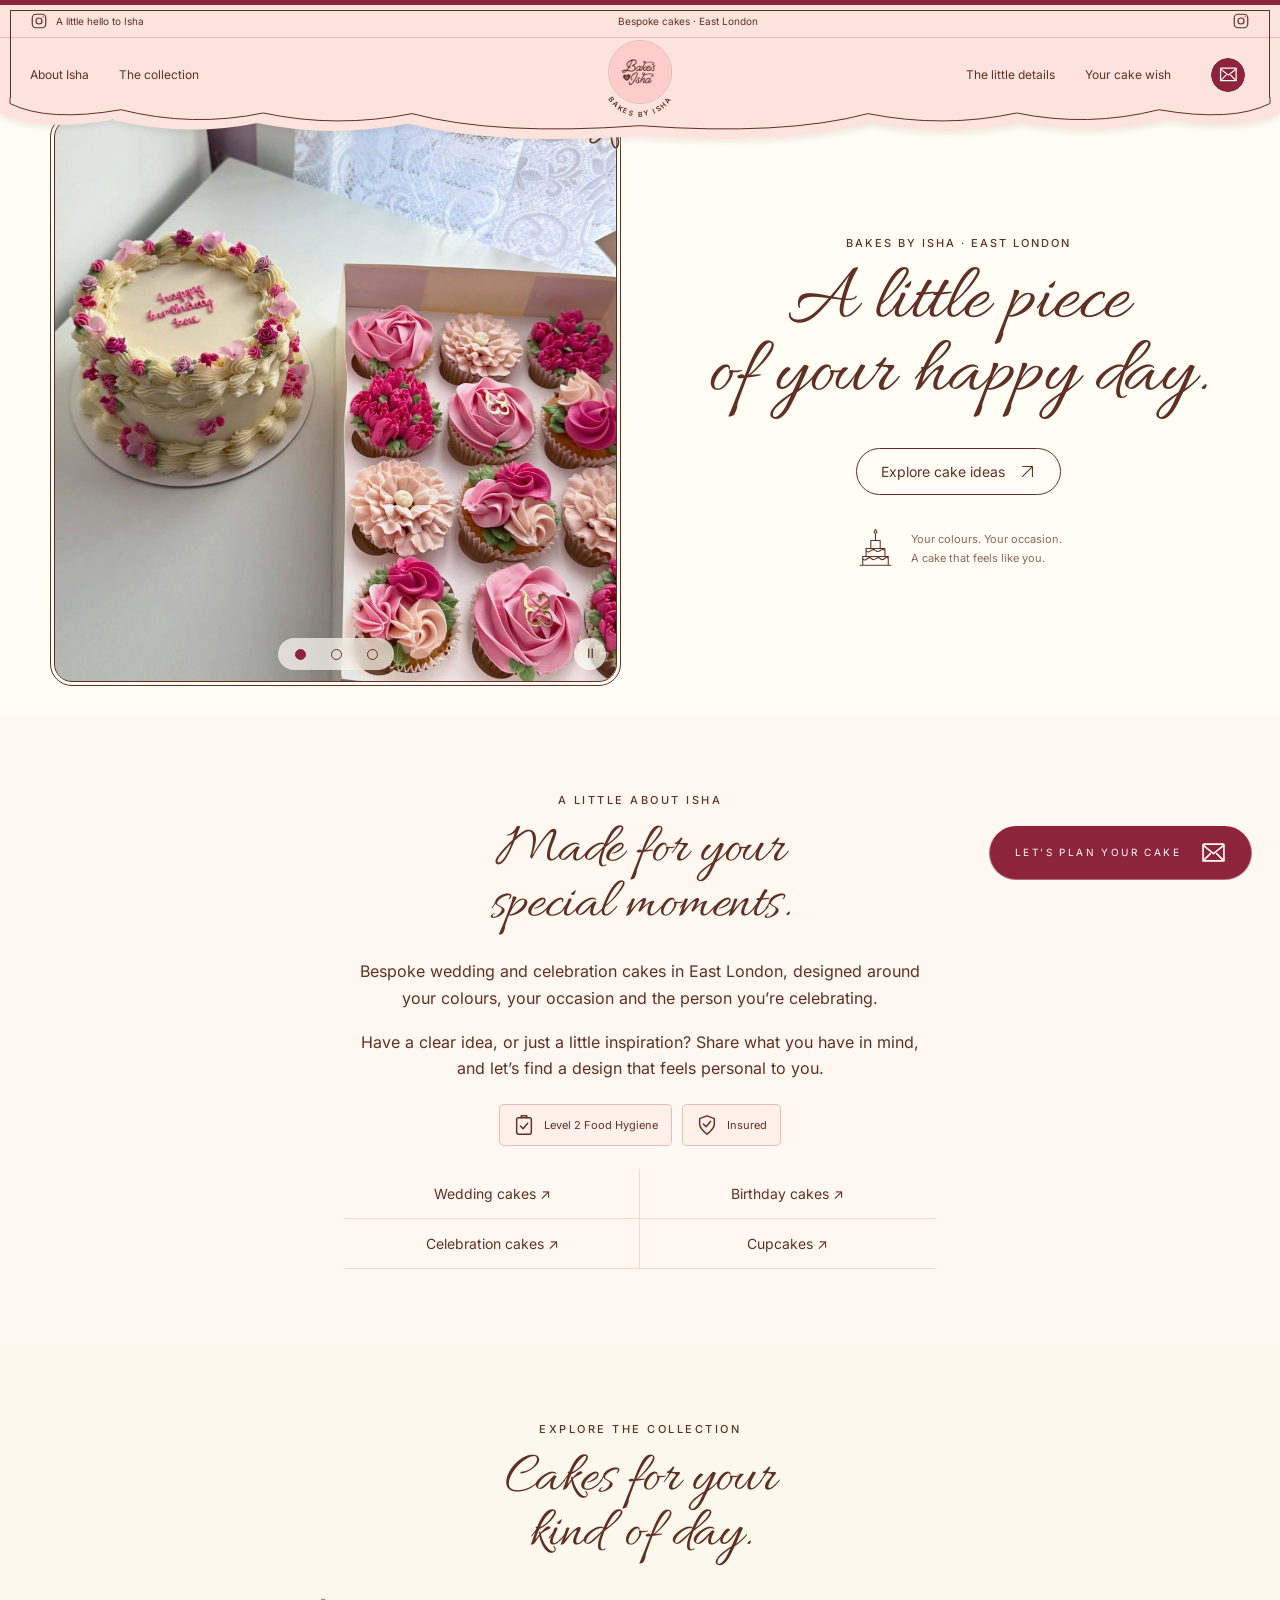
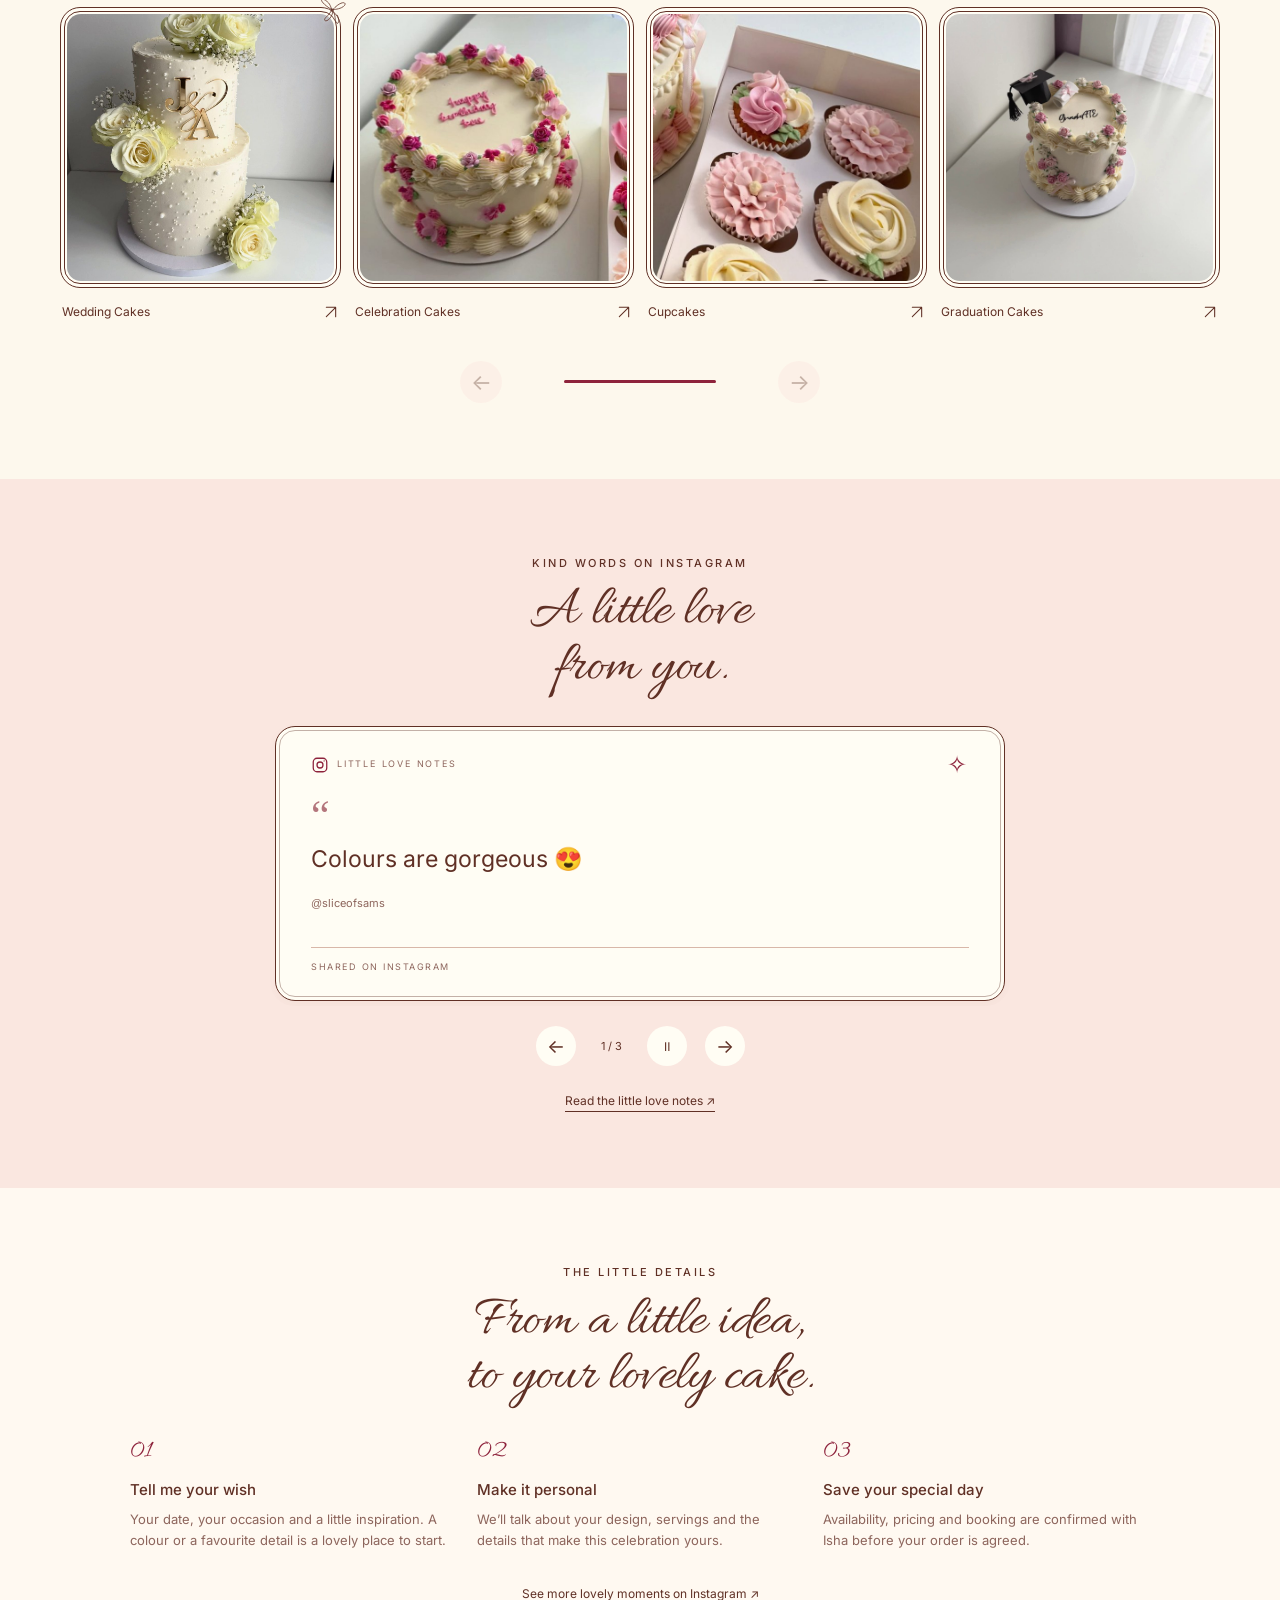
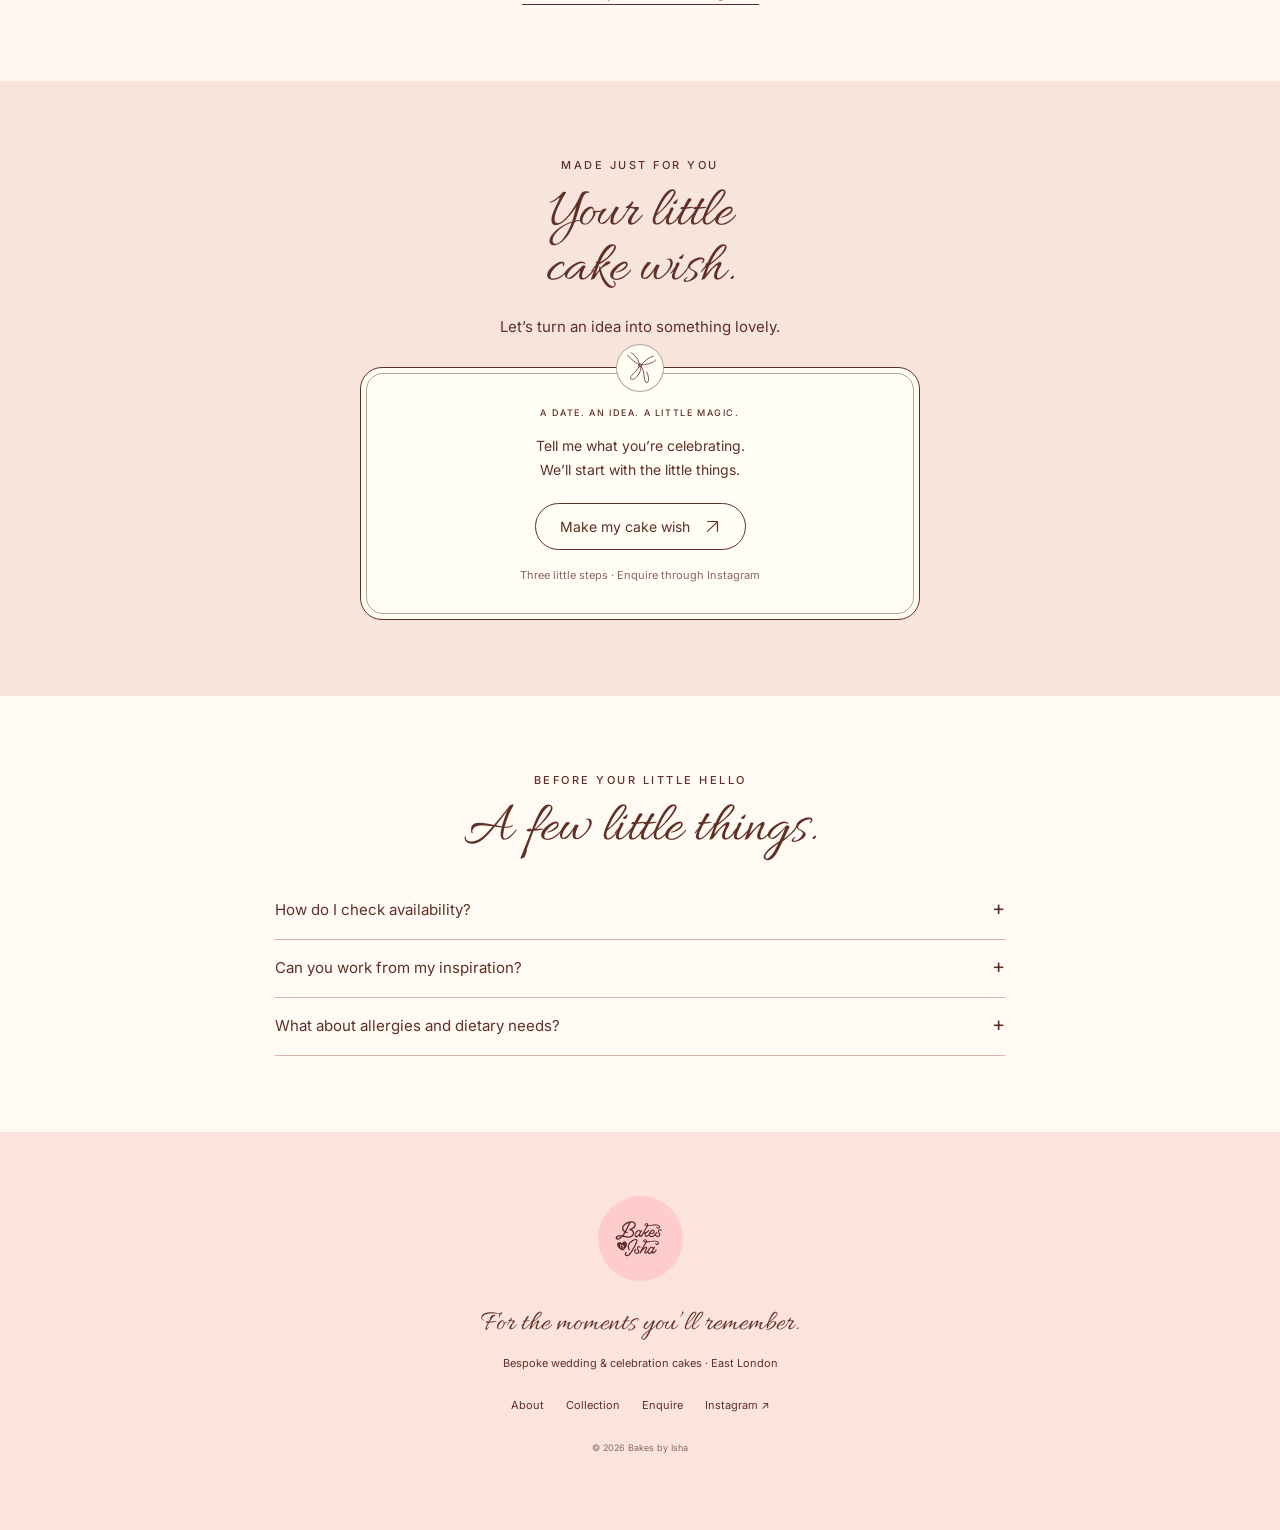
<file: index.html>
<!doctype html>
<html lang="en">
<head>
  <meta charset="utf-8"><meta name="viewport" content="width=device-width, initial-scale=1, viewport-fit=cover">
  <title>Bakes by Isha · A little piece of your happy day</title>
  <meta name="description" content="Bespoke wedding and celebration cakes in East London. Explore Isha's floral, vintage and occasion cakes, and share your little cake wish.">
  <meta name="theme-color" content="#8e233c"><meta name="robots" content="noindex,nofollow">
  <meta property="og:title" content="Bakes by Isha · Made for your special moments"><meta property="og:description" content="A little piece of your happy day. Bespoke cakes in East London."><meta property="og:image" content="/assets/floral.jpg">
  <link rel="icon" href="assets/logo.jpg"><link rel="preload" as="image" href="assets/floral.jpg"><link rel="stylesheet" href="fonts.css"><link rel="stylesheet" href="style.css"><script src="app.js" defer></script>
</head>
<body>
<svg class="symbols" xmlns="http://www.w3.org/2000/svg" aria-hidden="true"><defs>
 <symbol id="mail" viewBox="0 0 24 24"><rect x="2" y="4" width="20" height="16" rx="1"/><path d="m2 5 10 8 10-8M2 20l7-7m13 7-7-7"/></symbol>
 <symbol id="insta" viewBox="0 0 24 24"><rect x="3" y="3" width="18" height="18" rx="5"/><circle cx="12" cy="12" r="4"/><path d="M17.5 6.5h.01"/></symbol>
 <symbol id="arrow" viewBox="0 0 24 24"><path d="M5 19 19 5M5 5h14v14"/></symbol>
 <symbol id="shield" viewBox="0 0 24 24"><path d="m12 2 8 3v6c0 5-8 11-8 11S4 16 4 11V5zM8 11l3 3 5-6"/></symbol>
 <symbol id="check" viewBox="0 0 24 24"><rect x="4" y="4" width="16" height="18" rx="2"/><path d="M9 4V2h6v2M8 13l3 3 5-6"/></symbol>
 <symbol id="bow" viewBox="0 0 70 70"><path d="M34 29C-3 6 7-5 23 9c9 7 11 20 11 20Zm3 0C64-1 78 15 59 24c-10 5-22 5-22 5ZM34 31C26 46 14 50 17 56c7 6 22-14 20-24m0 0c9 11 3 24 10 31 5 3 7-10 1-20"/><circle cx="35" cy="30" r="3"/></symbol>
 <symbol id="cake" viewBox="0 0 64 64"><path d="M13 44h38v13H13zM18 32h28v12H18zM25 20h14v12H25zM32 11v9M9 57h46M13 47c5 7 8-6 13 0s8-6 13 0 8-6 12 0M18 35c5 7 9-6 14 0s9-6 14 0"/><path d="M32 4c-7 7 7 7 0 0Z"/></symbol>
</defs></svg>
<a class="skip" href="#main">Skip to content</a>
<header class="header" id="home">
 <div class="accent"></div>
 <div class="utility"><a href="https://www.instagram.com/bakes.byisha/" target="_blank" rel="noopener"><svg><use href="#insta"/></svg><span>A little hello to Isha</span></a><span class="utility-place">Bespoke cakes · East London</span><a href="https://www.instagram.com/bakes.byisha/" aria-label="Bakes by Isha on Instagram" target="_blank" rel="noopener"><svg><use href="#insta"/></svg></a></div>
 <div class="header-inner"><button class="menu-toggle" aria-label="Open menu" aria-expanded="false" aria-controls="menu"><span></span><span></span><span></span></button>
 <nav class="desktop-nav" aria-label="Primary"><a href="#about">About Isha</a><a href="#collection">The collection</a></nav>
 <a href="#home" class="brand" aria-label="Bakes by Isha home"><img src="assets/logo.jpg" width="150" height="150" alt="Bakes by Isha"><svg class="brand-arc" viewBox="0 0 180 160" aria-hidden="true"><defs><path id="name-arc" d="M22 90a68 68 0 0 0 136 0"/></defs><text><textPath href="#name-arc" startOffset="50%" text-anchor="middle">BAKES BY ISHA</textPath></text></svg></a>
 <nav class="desktop-nav right" aria-label="More"><a href="#details">The little details</a><a href="#enquiry">Your cake wish</a></nav>
 <a class="mail-button" href="#enquiry" aria-label="Plan your cake"><svg><use href="#mail"/></svg></a></div>
 <svg class="curtain" preserveAspectRatio="none" viewBox="0 0 1000 94" aria-hidden="true"><path class="curtain-fill" d="M0 0H1000V17Q970 75 912 36Q855 91 799 46Q741 94 681 48Q614 117 500 85Q386 117 319 48Q259 94 201 46Q145 91 88 36Q30 75 0 17Z"/><path class="curtain-line" d="M2 0V15Q30 71 88 33Q145 86 201 43Q259 89 319 45Q386 113 500 82Q614 113 681 45Q741 89 799 43Q855 86 912 33Q970 71 998 15V0"/></svg>
<div class="header-border-sides" aria-hidden="true"></div><svg class="header-curve-border" preserveAspectRatio="none" viewBox="0 0 1000 94" aria-hidden="true"><path d="M0 0V17Q30 75 88 36Q145 91 201 46Q259 94 319 48Q386 117 500 85Q614 117 681 48Q741 94 799 46Q855 91 912 36Q970 75 1000 17V0"/></svg></header>
<div class="menu-backdrop" hidden></div><nav id="menu" class="menu-drawer" aria-label="Mobile menu" inert><p class="eyebrow">Something lovely starts here</p><a href="#about">A little about Isha <span>01</span></a><a href="#collection">The cake collection <span>02</span></a><a href="#details">The little details <span>03</span></a><a href="#enquiry">Your little cake wish <span>04</span></a><a class="menu-instagram" href="https://www.instagram.com/bakes.byisha/" target="_blank" rel="noopener">Find more on Instagram ↗</a></nav>
<main id="main">
 <section class="hero" aria-labelledby="hero-title">
  <div class="photo-frame hero-frame" role="region" aria-roledescription="carousel" aria-label="Isha's cake designs"><svg class="frame-bow" aria-hidden="true"><use href="#bow"/></svg><div class="slides">
   <img class="slide active floral" src="assets/floral.jpg" alt="Isha's cream birthday cake with pink flowers and matching hand-piped floral cupcakes" width="1200" height="1600" fetchpriority="high">
   <img class="slide" src="assets/wedding.jpg" alt="Isha's two-tier ivory wedding cake with pearl piping, white roses and golden initials" width="1200" height="1600">
   <img class="slide" src="assets/pink.jpg" alt="Isha's pink vintage birthday cake with ribbons and matching buttercream cupcakes" width="1200" height="1600">
  </div><div class="slider-controls"><div class="slider-dots" aria-label="Choose a cake photograph"><button aria-label="Show floral cake" aria-pressed="true" class="active"></button><button aria-label="Show wedding cake" aria-pressed="false"></button><button aria-label="Show pink vintage cake" aria-pressed="false"></button></div><button class="slider-pause" aria-label="Pause slideshow">Ⅱ</button></div></div>
  <div class="hero-copy"><p class="eyebrow">Bakes by Isha · East London</p><h1 id="hero-title"><span>A little piece</span><span>of your happy day.</span></h1><a class="button" href="#collection">Explore cake ideas <svg><use href="#arrow"/></svg></a><div class="desktop-note"><svg aria-hidden="true"><use href="#cake"/></svg><span>Your colours. Your occasion.<br>A cake that feels like you.</span></div></div>
 </section>
 <section class="about section reveal" id="about" aria-labelledby="about-title"><p class="eyebrow">A little about Isha</p><h2 id="about-title">Made for your<br>special moments.</h2><div class="about-copy"><p>Bespoke wedding and celebration cakes in East London, designed around your colours, your occasion and the person you’re celebrating.</p><p>Have a clear idea, or just a little inspiration? Share what you have in mind, and let’s find a design that feels personal to you.</p></div><div class="badges"><span><svg aria-hidden="true"><use href="#check"/></svg>Level 2 Food Hygiene</span><span><svg aria-hidden="true"><use href="#shield"/></svg>Insured</span></div><div class="occasion-links"><a href="#collection" data-category="Wedding Cakes">Wedding cakes ↗</a><a href="#collection" data-category="Celebration Cakes">Birthday cakes ↗</a><a href="#collection" data-category="Celebration Cakes">Celebration cakes ↗</a><a href="#collection" data-category="Cupcakes">Cupcakes ↗</a></div></section>
 <section class="collection section" id="collection" aria-labelledby="collection-title"><div class="reveal section-heading"><p class="eyebrow">Explore the collection</p><h2 id="collection-title">Cakes for your<br>kind of day.</h2></div><div class="collection-track" tabindex="0" aria-label="Cake categories, scroll horizontally">
 <a class="cake-card" href="#enquiry" data-category="Wedding Cakes"><div class="photo-frame"><div class="image-window"><img src="assets/wedding.jpg" alt="Ivory rose wedding cake by Isha" width="1200" height="1600" loading="lazy"></div><svg class="frame-bow" aria-hidden="true"><use href="#bow"/></svg></div><span>Wedding Cakes <svg><use href="#arrow"/></svg></span></a>
 <a class="cake-card" href="#enquiry" data-category="Celebration Cakes"><div class="photo-frame"><div class="image-window"><img class="cake-crop" src="assets/floral.jpg" alt="Floral buttercream celebration cake by Isha" width="1200" height="1600" loading="lazy"></div></div><span>Celebration Cakes <svg><use href="#arrow"/></svg></span></a>
 <a class="cake-card" href="#enquiry" data-category="Cupcakes"><div class="photo-frame"><div class="image-window"><img class="cupcake-crop" src="assets/pink.jpg" alt="Pink, cream and floral hand-piped cupcakes by Isha" width="1200" height="1600" loading="lazy"></div></div><span>Cupcakes <svg><use href="#arrow"/></svg></span></a>
 <a class="cake-card" href="#enquiry" data-category="Graduation Cakes"><div class="photo-frame"><div class="image-window"><img src="assets/graduation.jpg" alt="Isha's graduation celebration cake" width="1440" height="1440" loading="lazy"></div></div><span>Graduation Cakes <svg><use href="#arrow"/></svg></span></a>
 </div><div class="collection-controls"><button class="round-button prev" aria-label="Previous cake categories">←</button><div class="track-progress" aria-hidden="true"><span></span></div><button class="round-button next" aria-label="Next cake categories">→</button></div></section>
 <section class="love section reveal" id="love" aria-labelledby="love-title"><p class="eyebrow">Kind words on Instagram</p><h2 id="love-title">A little love<br>from you.</h2><div class="love-viewport" aria-label="Kind words from Instagram"><div class="love-track">
<article class="love-card"><div class="love-card-top"><svg aria-hidden="true"><use href="#insta"/></svg><span>Little love notes</span><span class="love-sparkle" aria-hidden="true">✧</span></div><span class="quote-mark" aria-hidden="true">“</span><blockquote><p>Colours are gorgeous 😍</p><cite><a href="https://www.instagram.com/p/DYXik-VMQ9Z/c/18117220912615246/" target="_blank" rel="noopener">@sliceofsams</a></cite></blockquote><p class="love-source">Shared on Instagram</p></article>
<article class="love-card"><div class="love-card-top"><svg aria-hidden="true"><use href="#insta"/></svg><span>Little love notes</span><span class="love-sparkle" aria-hidden="true">✧</span></div><span class="quote-mark" aria-hidden="true">“</span><blockquote><p>These are so pretty 😍</p><cite><a href="https://www.instagram.com/p/DYXik-VMQ9Z/c/18121382563563079/" target="_blank" rel="noopener">@whisknbakes</a></cite></blockquote><p class="love-source">Shared on Instagram</p></article>
<article class="love-card"><div class="love-card-top"><svg aria-hidden="true"><use href="#insta"/></svg><span>Little love notes</span><span class="love-sparkle" aria-hidden="true">✧</span></div><span class="quote-mark" aria-hidden="true">“</span><blockquote><p>So prettyyy 🩷✨</p><cite><a href="https://www.instagram.com/p/DYXik-VMQ9Z/c/18199184212362876/" target="_blank" rel="noopener">@secret_to_beauty_</a></cite></blockquote><p class="love-source">Shared on Instagram</p></article>
</div></div><div class="love-controls"><button class="round-button love-prev" aria-label="Previous kind words">←</button><span class="love-count" aria-live="polite">1 / 3</span><button class="round-button love-pause" aria-label="Pause Instagram feedback slideshow">Ⅱ</button><button class="round-button love-next" aria-label="Next kind words">→</button></div><a class="text-link" href="https://www.instagram.com/p/DYXik-VMQ9Z/" target="_blank" rel="noopener">Read the little love notes ↗</a></section>
 <section class="details section reveal" id="details" aria-labelledby="details-title"><p class="eyebrow">The little details</p><h2 id="details-title">From a little idea,<br>to your lovely cake.</h2><div class="steps"><article><span class="step-number">01</span><h3>Tell me your wish</h3><p>Your date, your occasion and a little inspiration. A colour or a favourite detail is a lovely place to start.</p></article><article><span class="step-number">02</span><h3>Make it personal</h3><p>We’ll talk about your design, servings and the details that make this celebration yours.</p></article><article><span class="step-number">03</span><h3>Save your special day</h3><p>Availability, pricing and booking are confirmed with Isha before your order is agreed.</p></article></div><a class="text-link" href="https://www.instagram.com/bakes.byisha/" target="_blank" rel="noopener">See more lovely moments on Instagram ↗</a></section>
 <section class="enquiry section" id="enquiry" aria-labelledby="enquiry-title"><div class="reveal section-heading"><p class="eyebrow">Made just for you</p><h2 id="enquiry-title">Your little<br>cake wish.</h2><p class="intro">Let’s turn an idea into something lovely.</p></div><div class="enquiry-invitation reveal"><svg class="invitation-bow" aria-hidden="true"><use href="#bow"/></svg><p class="eyebrow">A date. An idea. A little magic.</p><p>Tell me what you’re celebrating.<br>We’ll start with the little things.</p><a class="button" href="#enquiry" data-open-enquiry>Make my cake wish <svg><use href="#arrow"/></svg></a><p class="form-note">Three little steps · Enquire through Instagram</p></div></section>
 <section class="faq section reveal" id="faq"><p class="eyebrow">Before your little hello</p><h2>A few little things.</h2><details><summary>How do I check availability?</summary><p>Check the availability highlights on <a href="https://www.instagram.com/bakes.byisha/" target="_blank" rel="noopener">Isha’s Instagram</a>, then send your date and cake idea. Your date is confirmed directly with Isha.</p></details><details><summary>Can you work from my inspiration?</summary><p>Share the colours, theme and details you love with your enquiry. Isha can discuss a bespoke design suited to your celebration.</p></details><details><summary>What about allergies and dietary needs?</summary><p>Please mention any allergies or dietary requirements when you enquire. Ask Isha to confirm ingredients and suitability before booking.</p></details></section>
</main>
<footer><img src="assets/logo.jpg" alt="Bakes by Isha" width="100" height="100"><p class="footer-script">For the moments you’ll remember.</p><p>Bespoke wedding & celebration cakes · East London</p><nav aria-label="Footer"><a href="#about">About</a><a href="#collection">Collection</a><a href="#enquiry">Enquire</a><a href="https://www.instagram.com/bakes.byisha/" target="_blank" rel="noopener">Instagram ↗</a></nav><small>© <span id="year">2026</span> Bakes by Isha</small></footer>
<a class="sticky-cta" href="#enquiry"><span>Let’s plan your cake</span><svg aria-hidden="true"><use href="#mail"/></svg></a>

<dialog class="enquiry-drawer" aria-labelledby="drawer-title">
 <div class="drawer-handle" aria-hidden="true"></div><div class="drawer-header"><img src="assets/logo.jpg" width="42" height="42" alt="Bakes by Isha"><div><p class="eyebrow">Made just for you</p><h2 id="drawer-title">Your little cake wish.</h2></div><button type="button" class="drawer-close" aria-label="Close cake enquiry">×</button></div>
 <div class="drawer-scroll"><form class="cake-ticket" novalidate>
 <div class="wizard-progress"><span class="wizard-count" aria-live="polite">Step 1 of 3</span><span class="wizard-label">Your occasion</span><div class="wizard-bars" aria-hidden="true"><i class="active"></i><i></i><i></i></div></div>
 <section class="step-panel" data-step="0"><h3 tabindex="-1">First, the special day.</h3><p class="step-hint">A few little details to get us started.</p><label>Occasion<select name="occasion" required><option value="">Choose your occasion</option><option>Wedding Cakes</option><option>Celebration Cakes</option><option>Cupcakes</option><option>Graduation Cakes</option><option>Something else</option></select></label><div class="form-row"><label>Needed on<input type="date" name="date" required></label><label>Servings<input name="servings" type="number" min="1" max="1000" placeholder="Approx. guests" required></label></div></section>
 <section class="step-panel" data-step="1" hidden><h3 tabindex="-1">Make it feel like you.</h3><p class="step-hint">A colour, a style or just a little inspiration.</p><fieldset><legend>The look</legend><div class="look-options"><label><input type="radio" name="look" value="Floral" checked><span>Floral</span></label><label><input type="radio" name="look" value="Vintage"><span>Vintage</span></label><label><input type="radio" name="look" value="Let’s explore"><span>Let’s explore</span></label></div></fieldset><label>Your idea <small>(optional)</small><textarea name="idea" rows="2" maxlength="2000" placeholder="Colours, flavours and details you love…"></textarea></label><div class="form-row"><label>Budget <small>(optional)</small><input name="budget" type="number" min="0" placeholder="£"></label><label>Inspiration link <small>(optional)</small><input type="url" name="inspiration" placeholder="Instagram or Pinterest"></label></div></section>
 <section class="step-panel" data-step="2" hidden><h3 tabindex="-1">A little hello from you.</h3><p class="step-hint">Check your wish, then take it to Isha.</p><label>Your name<input name="name" autocomplete="given-name" placeholder="Name" required maxlength="100"></label><label>Made for <small>(optional)</small><input name="madefor" placeholder="Someone special…" maxlength="100"></label><div class="wish-summary" aria-label="Your cake wish summary"></div><p class="form-note">We’ll prepare your message to copy and send on Instagram. Availability and booking are confirmed with Isha.</p></section>
 <div class="wizard-actions"><button class="wizard-back" type="button" hidden>← Back</button><button class="button wizard-next" type="button">Next little step <svg><use href="#arrow"/></svg></button><button class="button submit" type="submit" hidden>Prepare my cake wish <svg><use href="#arrow"/></svg></button></div>
 <div class="enquiry-result" hidden><h3 tabindex="-1">Your cake wish is ready.</h3><p class="step-hint">Copy it, then say a little hello to Isha.</p><textarea readonly aria-label="Your prepared cake enquiry" rows="5"></textarea><div class="result-actions"><button class="button copy" type="button">Copy my wish</button><a class="button" href="https://www.instagram.com/bakes.byisha/" target="_blank" rel="noopener">Message Isha ↗</a></div><p class="copy-status" role="status" aria-live="polite"></p><button class="edit-wish" type="button">← Edit my wish</button></div>
 </form></div>
</dialog>
</body></html>
</file>
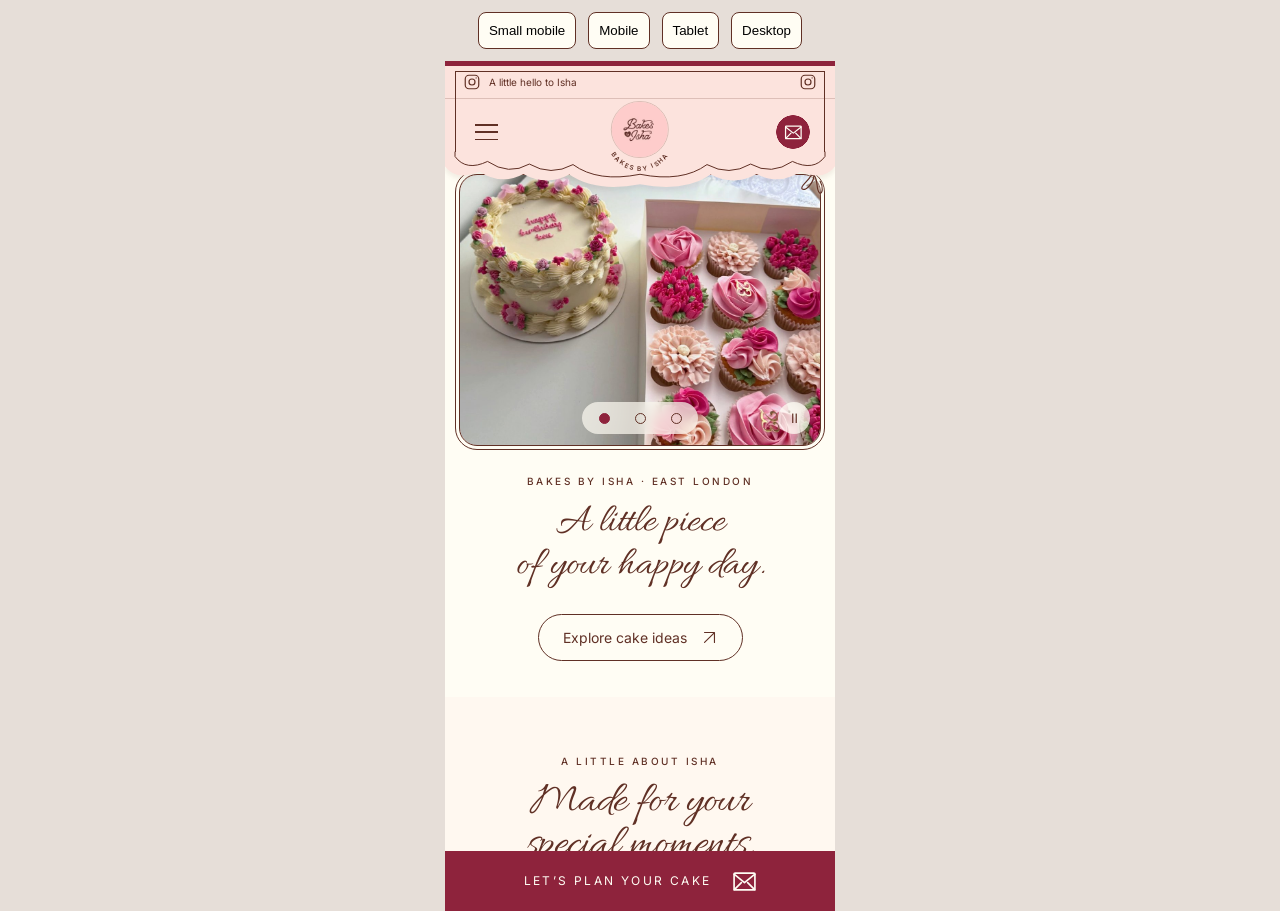
<file: preview.html>
<!doctype html><html lang="en"><meta charset="utf-8"><meta name="robots" content="noindex,nofollow"><meta name="viewport" content="width=device-width,initial-scale=1"><title>Bakes by Isha · Responsive review</title><style>body{margin:0;background:#e6ded8;font:14px Arial;color:#603025}nav{padding:12px;display:flex;gap:12px;justify-content:center}button{padding:10px;border:1px solid #603025;background:#fffdf4;border-radius:8px;cursor:pointer}iframe{display:block;margin:0 auto;border:0;width:390px;height:850px;background:#fffdf4;max-width:100%}</style><nav aria-label="Preview widths"><button data-width="320">Small mobile</button><button data-width="390">Mobile</button><button data-width="768">Tablet</button><button data-width="1180">Desktop</button></nav><iframe title="Responsive Bakes by Isha preview" src="index.html"></iframe><script>document.querySelectorAll('button').forEach(b=>b.onclick=()=>document.querySelector('iframe').style.width=b.dataset.width+'px');</script></html>
</file>
<file: fonts.css>
@font-face {
  font-family: 'Allura';
  font-style: normal;
  font-weight: 400;
  font-display: swap;
  src: url(assets/font-0.ttf) format('truetype');
}
@font-face {
  font-family: 'Inter';
  font-style: normal;
  font-weight: 400;
  font-display: swap;
  src: url(assets/font-1.ttf) format('truetype');
}
@font-face {
  font-family: 'Inter';
  font-style: normal;
  font-weight: 500;
  font-display: swap;
  src: url(assets/font-2.ttf) format('truetype');
}
@font-face {
  font-family: 'Inter';
  font-style: normal;
  font-weight: 600;
  font-display: swap;
  src: url(assets/font-3.ttf) format('truetype');
}
</file>
<file: style.css>
:root{--cream:#fffdf4;--blush:#fbcfcd;--pink:#fce3dd;--chocolate:#603025;--burgundy:#8e233c;--muted:#8d655c;--line:#d8b7a8;--script:'Allura',cursive;--sans:'Inter',Arial,sans-serif;--ease:cubic-bezier(.22,1,.36,1)}*{box-sizing:border-box}html{scroll-behavior:smooth;scroll-padding-top:28px}body{margin:0;background:var(--cream);color:var(--chocolate);font:400 15px/1.65 var(--sans);padding-bottom:calc(68px + env(safe-area-inset-bottom))}a{color:inherit;text-decoration:none}button,input,select,textarea{font:inherit;color:inherit}button,a,input,select,textarea{-webkit-tap-highlight-color:transparent}button{cursor:pointer}a,button{touch-action:manipulation}button:disabled{opacity:.35;cursor:default}a:focus-visible,button:focus-visible,input:focus-visible,select:focus-visible,textarea:focus-visible,summary:focus-visible{outline:2px solid var(--burgundy);outline-offset:5px}svg{width:24px;height:24px;fill:none;stroke:currentColor;stroke-width:1.6;stroke-linecap:round;stroke-linejoin:round;flex-shrink:0}.symbols{position:absolute;width:0;height:0;overflow:hidden}.skip{position:fixed;top:0;left:15px;transform:translateY(-150%);z-index:99;background:var(--cream);padding:10px}.skip:focus{transform:none}.header{position:relative;z-index:20;background:var(--pink);animation:header-enter 1s var(--ease) .65s backwards}.accent{height:5px;background:var(--burgundy)}.utility{max-width:1280px;margin:auto;display:flex;align-items:center;justify-content:space-between;border-bottom:1px solid #60302533;padding:9px 26px;font-size:11px}.utility a{display:flex;align-items:center;gap:8px}.utility svg{width:18px;height:18px}.utility-place{display:none}.header-inner{height:108px;max-width:1280px;position:relative;margin:auto;display:flex;align-items:center;justify-content:space-between;padding:0 26px}.brand{position:absolute;left:50%;top:3px;transform:translateX(-50%);width:125px;height:135px;z-index:2}.brand img{width:88px;height:88px;display:block;border-radius:50%;margin:auto;border:1px solid #60302535}.brand-arc{position:absolute;top:0;width:125px;height:135px;stroke:none;fill:var(--chocolate)}.brand-arc text{font:600 13px var(--sans);letter-spacing:3px}.mail-button{background:var(--burgundy);color:var(--cream);width:44px;height:44px;display:grid;place-items:center;border-radius:50%;transition:transform .3s}.mail-button:hover{transform:rotate(-8deg)}.menu-toggle{width:44px;height:44px;padding:9px 3px;border:0;background:none;display:flex;flex-direction:column;justify-content:space-around;z-index:30}.menu-toggle span{width:27px;height:1.5px;background:var(--chocolate);transition:transform .4s,opacity .3s}.menu-toggle[aria-expanded=true] span:first-child{transform:translateY(9px) rotate(45deg)}.menu-toggle[aria-expanded=true] span:nth-child(2){opacity:0}.menu-toggle[aria-expanded=true] span:last-child{transform:translateY(-9px) rotate(-45deg)}.desktop-nav{display:none}.curtain{position:absolute;bottom:-33px;left:0;width:100%;height:36px;filter:drop-shadow(0 4px 2px #60302513);z-index:1}.curtain-fill{fill:var(--pink);stroke:none}.curtain-line{fill:none;stroke:var(--chocolate);stroke-width:2.4;vector-effect:non-scaling-stroke}.menu-drawer{position:absolute;top:146px;left:0;right:0;z-index:19;background:var(--pink);padding:54px 26px 30px;visibility:hidden;opacity:0;transform:translateY(-30px);transition:transform .5s var(--ease),opacity .35s,visibility .5s;border-bottom:1px solid var(--chocolate);box-shadow:0 16px 30px #60302515}.menu-drawer.open{visibility:visible;opacity:1;transform:none}.menu-drawer>a{display:flex;justify-content:space-between;font-family:var(--script);font-size:34px;padding:7px 0;border-bottom:1px solid #60302520}.menu-drawer>a span{font:11px var(--sans);align-self:center}.menu-drawer .menu-instagram{font:12px var(--sans);padding-top:24px;border:0}.menu-backdrop{position:fixed;inset:0;z-index:18;background:#60302545;backdrop-filter:blur(2px)}.hero{max-width:1240px;margin:auto;padding:19px 17px 0;position:relative}.photo-frame{border:1.5px solid var(--chocolate);padding:4px;position:relative;border-radius:22px;background:var(--cream)}.photo-frame:before{content:'';position:absolute;inset:3px;border:1px solid var(--chocolate);border-radius:18px;pointer-events:none;z-index:3}.hero-frame{animation:photo-enter 1.2s var(--ease) .12s backwards;z-index:2;margin-top:-6px}.slides{position:relative;width:100%;aspect-ratio:1/1;border-radius:17px;overflow:hidden;background:var(--blush);touch-action:pan-y}.slide{width:100%;height:100%;object-fit:cover;position:absolute;inset:0;opacity:0;transform:scale(1.025);transition:opacity 1.4s ease,transform 5.5s ease;filter:brightness(1.08) saturate(.94);object-position:center 57%}.slide.floral{object-position:50% 76%}.slide.active{opacity:1;transform:scale(1)}.frame-bow{position:absolute;width:41px;height:41px;right:-9px;top:-15px;z-index:4;stroke:var(--chocolate);stroke-width:2;filter:drop-shadow(0 0 2px var(--cream));pointer-events:none}.slider-controls{position:absolute;bottom:15px;left:0;right:0;z-index:5;display:flex;justify-content:center;align-items:center}.slider-dots{display:flex;gap:10px;padding:3px 9px;background:#fffdf4b0;border-radius:30px;backdrop-filter:blur(6px)}.slider-dots button{width:26px;height:26px;padding:0;position:relative;background:none;border:0}.slider-dots button:before{content:'';position:absolute;width:9px;height:9px;top:8px;left:8px;border:1px solid var(--chocolate);border-radius:50%;transition:background .4s}.slider-dots button.active:before{background:var(--burgundy);border-color:var(--burgundy)}.slider-pause{position:absolute;right:14px;border:0;width:32px;height:32px;border-radius:50%;background:#fffdf4bd;font-size:13px}.hero-copy{text-align:center;padding:28px 0 17px;animation:copy-enter 1s var(--ease) .4s backwards}.eyebrow{font-size:10px;line-height:1.6;letter-spacing:2.5px;text-transform:uppercase;font-weight:500;margin:0 0 16px}h1,h2{font:400 52px/.96 var(--script);margin:0 0 26px;letter-spacing:-.5px}h1{font-size:57px;line-height:.9}.button{display:inline-flex;align-items:center;justify-content:center;gap:14px;border:1px solid var(--chocolate);border-radius:40px;padding:11px 24px;min-height:46px;background:transparent;font-size:14px;transition:background .3s,transform .3s}.button:hover{background:var(--pink);transform:translateY(-2px)}.button svg{width:17px;height:17px}.desktop-note{display:none}.section{max-width:1120px;margin:0 auto;padding:66px 24px}.section h2,.section-heading{text-align:center}.section>.eyebrow{text-align:center}.about{max-width:740px}.about-copy p{margin:0 0 21px}.badges{display:flex;gap:10px;flex-wrap:wrap;margin-top:25px}.badges span{display:flex;align-items:center;gap:9px;padding:9px 13px;background:#fbcfcd30;border:1px solid #b9677860;border-radius:5px;font-size:11px}.badges svg{width:22px;height:22px}.occasion-links{display:grid;grid-template-columns:1fr 1fr;margin-top:30px;font-size:12px}.occasion-links a{padding:13px 7px;border-bottom:1px solid #d8b7a877}.occasion-links a:nth-child(odd){border-right:1px solid #d8b7a877}.occasion-links a:nth-child(even){padding-left:15px}.collection{max-width:1240px;padding-left:20px;padding-right:20px}.collection-track{display:flex;overflow-x:auto;gap:14px;scroll-snap-type:x mandatory;scrollbar-width:none;padding:16px 0 4px;scroll-behavior:smooth}.collection-track::-webkit-scrollbar{display:none}.cake-card{flex:0 0 calc((100% - 14px)/2);min-width:0;scroll-snap-align:start}.cake-card .photo-frame{aspect-ratio:1;border-radius:16px;overflow:visible}.cake-card .photo-frame:before{border-radius:12px}.cake-card img{width:100%;height:100%;position:absolute;inset:0;object-fit:cover;clip-path:inset(6px round 10px);filter:brightness(1.07) saturate(.93);object-position:center 55%;transition:filter .4s}.cake-card:hover img{filter:brightness(1.12) saturate(1)}.cake-card .cake-crop{object-fit:cover;object-position:10% 66%}.cake-card .cupcake-crop{object-position:90% 70%}.cake-card>span{display:flex;align-items:center;justify-content:space-between;font-size:12px;padding:12px 2px}.cake-card>span svg{width:16px;height:16px}.cake-card .frame-bow{width:28px;height:28px;top:-10px;right:-6px}.collection-controls{display:flex;align-items:center;justify-content:space-between;margin-top:20px;gap:30px}.round-button{border:0;background:var(--pink);width:42px;height:42px;border-radius:50%;font-size:22px}.track-progress{height:3px;background:var(--pink);width:42%;border-radius:10px;overflow:hidden}.track-progress span{display:block;height:100%;width:50%;background:var(--burgundy);transform:translateX(0);transition:transform .3s}.details{border-top:1px solid #d8b7a866}.steps{display:grid;gap:22px;margin-top:30px}.steps article{display:grid;grid-template-columns:38px 1fr;column-gap:12px}.step-number{font:400 29px var(--script);color:var(--burgundy);grid-row:span 2}.steps h3{font-size:14px;font-weight:500;margin:3px 0 6px}.steps p{font-size:13px;margin:0;color:var(--muted)}.text-link{font-size:12px;border-bottom:1px solid var(--chocolate);display:table;margin:32px auto 0}.enquiry{max-width:none;background:linear-gradient(var(--cream) 0%,#fce8e1 46%,#fce8e1 100%)}.enquiry .intro{font-size:13px;margin-top:-8px;margin-bottom:30px}.cake-ticket{max-width:690px;margin:auto;background:var(--cream);border:1px solid var(--chocolate);outline:5px solid var(--cream);padding:22px 20px 25px;box-shadow:0 10px 25px #60302517}.ticket-heading{display:flex;align-items:center;justify-content:space-between;margin-bottom:20px}.ticket-heading img{width:65px;height:65px;border-radius:50%}.ticket-heading .eyebrow{font-size:9px;margin:0;letter-spacing:1.7px}.cake-ticket label{display:block;font-size:12px;margin:0 0 20px;min-width:0}.cake-ticket label small{font-size:10px;color:var(--muted)}input,select,textarea{width:100%;min-width:0;border:0;border-bottom:1px solid var(--chocolate);border-radius:0;background:transparent;font-size:13px;padding:9px 2px;min-height:44px;outline-offset:2px}input::placeholder,textarea::placeholder{color:#91756d;opacity:1}input[type=date]{font-size:12px;color:var(--chocolate)}select{padding-right:2px}textarea{border:1px solid #60302540;border-bottom-color:var(--chocolate);border-radius:4px;margin-top:7px;padding:10px;resize:vertical}.form-row{display:grid;grid-template-columns:1fr 1fr;gap:20px}fieldset{border:0;padding:0;margin:0 0 22px;min-width:0}legend{font-size:12px;margin-bottom:9px}.look-options{display:flex;gap:7px}.look-options label{flex:1;margin:0!important;position:relative}.look-options input{position:absolute;opacity:0;width:1px;height:1px;min-height:0}.look-options span{display:flex;justify-content:center;align-items:center;min-height:40px;border:1px solid var(--chocolate);border-radius:4px;font-size:11px;transition:background .3s,color .3s}.look-options input:checked+span{background:var(--pink);border-color:var(--burgundy);color:var(--burgundy)}.look-options input:focus-visible+span{outline:2px solid var(--burgundy);outline-offset:3px}.perforation{border-top:2px dotted #60302570;position:relative;margin:1px -20px 24px}.perforation:before,.perforation:after{content:'';position:absolute;width:19px;height:25px;background:#fce8e1;top:-14px;border:1px solid var(--chocolate)}.perforation:before{left:-1px;border-left:0;border-radius:0 30px 30px 0}.perforation:after{right:-1px;border-right:0;border-radius:30px 0 0 30px}.submit{display:flex;margin:7px auto 0;font-size:12px;padding:10px 20px}.form-note{text-align:center;font-size:10px;color:var(--muted);line-height:1.7;margin-bottom:0}.enquiry-result{border-top:1px solid var(--line);margin-top:25px;padding-top:20px}.enquiry-result h3{font:400 32px var(--script);margin:0}.enquiry-result textarea{font-size:12px}.result-actions{display:flex;gap:8px;justify-content:center;flex-wrap:wrap}.result-actions .button{font-size:11px;padding:8px 15px}.copy-status{font-size:11px;text-align:center}.faq{max-width:780px}.faq details{border-bottom:1px solid var(--line);padding:14px 0}.faq summary{cursor:pointer;list-style:none;font-size:13px;display:flex;justify-content:space-between;gap:15px}.faq summary::-webkit-details-marker{display:none}.faq summary:after{content:'+';font-size:20px;line-height:1}.faq details[open] summary:after{content:'−'}.faq details p{font-size:13px;color:var(--muted);margin:12px 0 4px}.faq details a{text-decoration:underline}footer{background:var(--pink);text-align:center;padding:43px 24px 38px;font-size:11px}footer img{border-radius:50%;width:85px;height:85px}.footer-script{font:400 34px/1.1 var(--script);margin:20px 0 10px}footer nav{display:flex;gap:22px;justify-content:center;margin:24px 0}footer small{font-size:9px;color:var(--muted)}.sticky-cta{position:fixed;bottom:0;left:0;right:0;z-index:35;background:var(--burgundy);color:var(--cream);min-height:64px;padding:16px 20px calc(16px + env(safe-area-inset-bottom));display:flex;align-items:center;justify-content:center;gap:20px;border-top:1px solid #fffdf455;font-size:12px;letter-spacing:2.8px;text-transform:uppercase;box-shadow:0 -4px 15px #6030250d}.sticky-cta svg{width:25px;height:25px}.reveal{opacity:1}.js .reveal{opacity:0;transform:translateY(24px);transition:opacity .9s var(--ease),transform .9s var(--ease)}.js .reveal.visible{opacity:1;transform:none}@keyframes photo-enter{from{opacity:0;transform:translateY(18px)}to{opacity:1;transform:none}}@keyframes copy-enter{from{opacity:0;transform:translateY(16px)}to{opacity:1;transform:none}}@keyframes header-enter{from{opacity:0;transform:translateY(-35px)}to{opacity:1;transform:none}}
@media(min-width:768px){.utility-place{display:block}.utility{padding-inline:40px}.header-inner{height:124px;padding-inline:40px}.brand{width:140px;height:150px}.brand img{width:102px;height:102px}.brand-arc{width:140px;height:150px}.curtain{height:43px;bottom:-40px}.hero{display:grid;grid-template-columns:1.05fr 1fr;align-items:center;gap:45px;padding:30px 40px 30px}.hero-frame{margin-top:-12px}.slides{aspect-ratio:1/1.06}.hero-copy{padding:42px 0}.hero h1{font-size:78px}.eyebrow{font-size:11px}.section{padding-top:90px;padding-bottom:90px}.section h2{font-size:68px}.about-copy{font-size:16px;max-width:590px;margin:auto}.badges{justify-content:center}.occasion-links{max-width:590px;margin-inline:auto;font-size:14px}.collection-track{gap:25px}.cake-card{flex-basis:calc((100% - 75px)/4)}.cake-card>span{font-size:13px}.collection-controls{max-width:360px;margin-inline:auto}.steps{grid-template-columns:repeat(3,1fr);gap:40px}.steps article{display:block}.step-number{display:block;font-size:36px;margin-bottom:10px}.steps h3{font-size:15px}.details{max-width:1020px}.cake-ticket{padding:32px 38px}.perforation{margin-inline:-38px}.cake-ticket label,legend{font-size:13px}input,select,textarea{font-size:14px}.look-options span{font-size:13px}.enquiry .intro{font-size:15px}.form-note{font-size:11px}.sticky-cta{left:auto;right:28px;bottom:20px;min-height:52px;max-width:340px;border-radius:40px;padding:15px 25px;font-size:10px;border:1px solid #fffdf455}body{padding-bottom:0}footer{padding-bottom:100px}.faq summary{font-size:15px}.desktop-note{display:flex;align-items:center;justify-content:center;gap:14px;font-size:11px;color:var(--muted);margin-top:32px;text-align:left}.desktop-note svg{width:43px;height:43px;color:var(--chocolate)}.menu-drawer{top:168px}}
@media(min-width:1050px){.menu-toggle{display:none}.desktop-nav{display:flex;gap:30px;font-size:12px}.desktop-nav.right{margin-left:auto;margin-right:35px}.hero{gap:75px;padding-top:38px}.hero h1{font-size:96px}.hero-copy .button{font-size:14px;margin-top:10px}.hero-copy .eyebrow{letter-spacing:2px}.header-inner{height:120px}.curtain{height:48px;bottom:-45px}.hero-frame{margin-top:-12px}.hero-copy{padding-top:60px}.hero .slides{aspect-ratio:1/1.07}.collection-track{padding-top:24px}.collection h2{margin-bottom:25px}.collection{padding-inline:40px}.hero-frame .frame-bow{width:56px;height:56px;right:-13px;top:-19px}.about{padding-top:110px}}
@media(max-width:359px){h1{font-size:48px}h2{font-size:46px}.section{padding-inline:18px}.header-inner{padding-inline:20px}.cake-card>span{font-size:10px}.sticky-cta{font-size:10px}.cake-ticket{padding-inline:15px}.perforation{margin-inline:-15px}.form-row{gap:12px}.look-options span{font-size:10px}}
@media(prefers-reduced-motion:reduce){html{scroll-behavior:auto}*,*:before,*:after{animation:none!important;transition:none!important}.js .reveal{opacity:1;transform:none}.collection-track{scroll-behavior:auto}}

@media(max-width:767px){h1{font-size:clamp(42px,12.4vw,57px);line-height:1.05}h1 span{display:block;white-space:nowrap}.hero-copy{padding-top:24px}}

h1 span{display:block}.cake-card .image-window{position:absolute;inset:6px;overflow:hidden;border-radius:10px}.cake-card .image-window img{clip-path:none;inset:0}.cake-card .image-window .cake-crop{width:180%;height:180%;left:0;top:-30%;object-position:0 66%}.cake-card .image-window .cupcake-crop{width:180%;height:180%;left:-78%;top:-48%;object-position:90% 70%}

.love{max-width:830px}.love-card{background:#fce3dd88;border:1px solid #f0c9c3;border-radius:5px;padding:25px 24px}.quote-mark{display:block;font:60px/.9 Georgia,serif;color:#b4767c}.love-card blockquote{text-align:center;margin:8px 0 30px}.love-card blockquote p{font-size:21px;line-height:1.5;margin:14px 0 18px}.love-card cite{font-size:10px;font-style:normal;color:var(--muted)}.love-controls{display:flex;justify-content:center;align-items:center;gap:26px}.love-count{font-size:11px}.love-controls .round-button{background:#fbcfcd66;width:36px;height:36px;font-size:19px}@media(max-width:767px){.cake-ticket input,.cake-ticket select,.cake-ticket textarea{font-size:16px}.love-card blockquote p{font-size:20px}}
@media(min-width:768px) and (max-width:1049px){.hero{display:block;max-width:700px;padding:25px 45px 0}.hero .slides{aspect-ratio:1/1}.hero-copy{padding:35px 0 10px}.hero h1{font-size:74px}.hero h1 span{white-space:nowrap}.desktop-note{display:none}}
/* Compact mobile rhythm, subtly changing bakery paper colours. */
:root{--logo-pink:#fecccb}
[hidden]{display:none!important}
.header-inner{height:78px;padding-inline:18px}.utility{padding:7px 18px;font-size:10px}.brand{width:104px;height:99px;top:2px}.brand img{width:68px;height:68px}.brand-arc{width:104px;height:93px;top:-9px}.mail-button{width:39px;height:39px}.mail-button svg{width:22px;height:22px}.menu-toggle{width:40px;height:40px}.curtain{height:29px;bottom:-26px}.menu-drawer{top:115px;padding:38px 20px 22px}.menu-drawer>a{font-size:30.6px}.hero{padding-inline:10px;padding-top:16px}.hero-frame{margin-top:-7px}.hero-copy{padding-top:22px;padding-bottom:28px}.hero h1{font-size:clamp(37.8px,11.16vw,51.3px)}h2,.section h2{font-size:46.8px}.section{--section-width:1120px;max-width:none;margin:0;padding:46px max(10px,calc((100% - var(--section-width))/2))}.section h2{margin-bottom:23px}.about{--section-width:690px;background:#fff8f0}.collection{--section-width:1160px;background:#fdf8ed}.love{--section-width:740px;background:#fae7e0}.details{--section-width:1020px;background:#fff9f1;border:0}.enquiry{background:#f7e5dd}.faq{--section-width:730px;background:#fffaf4}.eyebrow{margin-bottom:13px}.badges{margin-top:18px}.occasion-links{margin-top:23px}.collection-track{gap:12px}.cake-card{flex-basis:calc((100% - 12px)/1.66)}.cake-card>span{font-size:13px}.collection-controls{margin-top:15px}.section-heading h2{margin-bottom:22px}.about-copy p{margin-bottom:18px}.steps{gap:20px}.step-number{font-size:26.1px}.footer-script{font-size:30.6px}footer{background:var(--logo-pink);padding-inline:10px}.sticky-cta{min-height:60px;padding-top:14px;padding-bottom:calc(14px + env(safe-area-inset-bottom));letter-spacing:2.4px}.enquiry-invitation{position:relative;max-width:560px;margin:28px auto 0;text-align:center;padding:28px 20px;border:1px solid var(--chocolate);border-radius:16px 16px 4px 4px;box-shadow:inset 0 0 0 4px #fffdf477;background:var(--cream)}.invitation-bow{position:absolute;top:-19px;left:calc(50% - 22px);width:44px;height:44px;background:var(--cream);padding:3px}.enquiry-invitation>p:not(.eyebrow):not(.form-note){font-size:14px;line-height:1.75;margin:10px 0 20px}.enquiry-invitation .eyebrow{font-size:9px;letter-spacing:1.6px}.enquiry-invitation .form-note{margin-top:14px}.enquiry .intro{margin-bottom:20px}
/* The love notes move as complete cards, like little bakery keepsakes. */
.love-viewport{overflow:hidden;position:relative;padding:5px}.love-track{display:flex;gap:14px;transition:transform 650ms var(--ease);touch-action:pan-y}.love-card{flex:0 0 100%;min-width:0;border:1px solid var(--chocolate);outline:1px solid #60302560;outline-offset:-5px;border-radius:20px 20px 6px 6px;background:var(--cream);padding:20px 24px 23px;box-shadow:0 5px 14px #60302508}.love-card-top{display:flex;align-items:center;gap:8px;font-size:9px;letter-spacing:1.8px;text-transform:uppercase;color:var(--muted)}.love-card-top svg{width:18px;height:18px}.love-sparkle{margin-left:auto;font-size:24px;line-height:1;color:var(--burgundy)}.love-card .quote-mark{font-size:42px;margin-top:20px;color:#b4767c}.love-card blockquote{margin:0 0 20px;text-align:left;min-height:86px}.love-card blockquote p{font-size:20px;margin:6px 0 13px;line-height:1.6}.love-card cite{font-size:11px;font-style:normal}.love-source{font-size:9px;letter-spacing:1.5px;text-transform:uppercase;margin:0;border-top:1px solid var(--line);padding-top:12px;color:var(--muted)}.love-controls{margin-top:20px;gap:25px}.love-controls .round-button{background:var(--cream);width:40px;height:40px}.love .text-link{margin-top:25px}
/* A native modal traps focus and sits above the persistent cake button. */
.enquiry-drawer{position:fixed;inset:auto 0 0;width:100%;max-width:680px;max-height:92vh;max-height:92dvh;margin:0 auto;padding:0;border:1px solid var(--chocolate);border-bottom:0;border-radius:24px 24px 0 0;background:var(--cream);color:var(--chocolate);transform:translateY(105%);opacity:0;transition:transform 420ms var(--ease),opacity 250ms ease;overflow:hidden;box-shadow:0 -12px 45px #60302520}.enquiry-drawer.is-open{transform:translateY(0);opacity:1}.enquiry-drawer::backdrop{background:#48221c66;backdrop-filter:blur(4px)}.drawer-handle{height:3px;width:36px;border-radius:10px;background:#60302545;margin:10px auto 5px}.drawer-header{display:flex;align-items:center;gap:10px;padding:9px 16px 13px;border-bottom:1px solid var(--line);background:#fce3dd66}.drawer-header img{width:42px;height:42px;border-radius:50%}.drawer-header h2{font-size:30.6px;line-height:1;margin:0}.drawer-header .eyebrow{font-size:8px;letter-spacing:1.6px;margin:0 0 3px}.drawer-close{margin-left:auto;flex-shrink:0;background:none;border:1px solid #60302535;border-radius:50%;width:34px;height:34px;font-size:24px;line-height:1}.drawer-scroll{max-height:calc(92vh - 104px);max-height:calc(92dvh - 104px);overflow-y:auto;overscroll-behavior:contain;padding:18px 18px calc(20px + env(safe-area-inset-bottom))}.enquiry-drawer .cake-ticket{border:0;outline:0;box-shadow:none;padding:0;background:none}.wizard-progress{display:grid;grid-template-columns:1fr 1fr;gap:10px;margin-bottom:23px;font-size:10px;color:var(--muted)}.wizard-label{text-align:right}.wizard-bars{grid-column:span 2;display:flex;gap:5px}.wizard-bars i{height:3px;flex:1;background:var(--pink);border-radius:4px;transition:background .3s}.wizard-bars i.active{background:var(--burgundy)}.step-panel h3,.enquiry-result h3{font-size:17px;font-family:var(--sans);font-weight:500;margin:0 0 5px;line-height:1.4}.step-hint{font-size:12px;color:var(--muted);margin:0 0 23px}.enquiry-drawer .cake-ticket label{font-size:12px;margin-bottom:19px}.enquiry-drawer input,.enquiry-drawer select,.enquiry-drawer textarea{font-size:16px;min-height:45px}.enquiry-drawer .form-row{gap:18px}.enquiry-drawer legend{font-size:12px}.enquiry-drawer .look-options span{min-height:44px;font-size:12px}.wizard-actions{display:flex;align-items:center;justify-content:space-between;gap:12px;margin-top:8px;padding-top:15px;border-top:1px dotted var(--line)}.wizard-actions .button{margin:0 0 0 auto;font-size:12px;padding:10px 19px}.wizard-back,.edit-wish{border:0;background:none;padding:10px 0;font-size:12px}.wish-summary{background:#fce3dd77;padding:12px 14px;border:1px solid var(--line);border-radius:5px;font-size:11px;margin-bottom:18px}.wish-summary p{margin:3px 0}.enquiry-drawer .form-note{font-size:11px;text-align:left;line-height:1.7}.enquiry-drawer .enquiry-result{margin-top:0;padding-top:0;border-top:0}.enquiry-result textarea{font-size:13px;min-height:148px}.result-actions{margin-top:15px}.result-actions .button{font-size:12px;min-height:44px}.enquiry-result .copy-status{font-size:11px}.enquiry-result .edit-wish{display:block;margin:8px auto 0}.drawer-open{overflow:hidden}.faq details{padding:0}.faq summary{padding:16px 0;min-height:48px}.faq-content{overflow:hidden;height:0;opacity:0;transition:height 450ms var(--ease),opacity 350ms ease}.faq details[open] .faq-content{opacity:1}.faq-content p{padding:0 0 15px;margin:0;font-size:13px}.faq details[open] summary:after{content:'−'}
@media(min-width:768px){.header-inner{height:85px;padding-inline:30px}.utility{padding:7px 30px}.brand{width:115px;height:105px}.brand img{width:76px;height:76px}.brand-arc{width:115px;height:102px;top:-10px}.curtain{height:34px;bottom:-31px}.menu-drawer{top:122px}.hero{padding-inline:30px;padding-top:23px}.hero h1{font-size:70.2px}.section{padding-top:64px;padding-bottom:64px}.section h2{font-size:61.2px}.hero-copy{padding-top:32px}.cake-card{flex-basis:calc((100% - 36px)/4)}.collection-track{gap:12px}.love-card{padding:26px 35px}.love-card blockquote p{font-size:23px}.sticky-cta{min-height:50px;padding:14px 25px}.drawer-header{padding:10px 25px 16px}.drawer-scroll{padding:22px 30px 26px}.enquiry-drawer{bottom:16px;border-bottom:1px solid var(--chocolate);border-radius:24px;max-height:88dvh}.drawer-scroll{max-height:calc(88dvh - 105px)}footer{padding-bottom:85px}}
@media(min-width:768px) and (max-width:1049px){.hero{padding-inline:30px}.hero h1{font-size:66.6px}.hero-copy{padding-top:30px}}
@media(min-width:1050px){.header-inner{height:86px}.hero{padding-top:23px;gap:65px}.hero h1{font-size:86.4px}.hero-copy{padding-top:45px}.hero-frame{margin-top:-8px}.curtain{height:36px;bottom:-33px}}
@media(max-width:359px){.section{padding-inline:10px}.section h2{font-size:41.4px}.hero h1{font-size:37.8px}.cake-card>span{font-size:12px}.drawer-header{padding-inline:12px}.drawer-header h2{font-size:28px}.drawer-scroll{padding-inline:14px}.enquiry-drawer .form-row{gap:10px}.drawer-header img{width:36px;height:36px}.enquiry-drawer .look-options span{font-size:11px}}
@media(prefers-reduced-motion:reduce){.love-track,.enquiry-drawer,.faq-content{transition:none!important}.enquiry-drawer{transform:none}.faq-content{opacity:1}}
/* Fine inset header outline, with 10px of pink outside the scallops. */
.header-inner{height:66.3px;padding-inline:20px}.brand{width:88.4px;height:84.2px;top:1.7px}.brand img{width:57.8px;height:57.8px}.brand-arc{width:88.4px;height:79px;top:-7.65px}.menu-toggle{width:44px;height:44px;padding:11px 10px}.menu-toggle span{width:23px}.menu-toggle[aria-expanded=true] span:first-child{transform:translateY(7px) rotate(45deg)}.menu-toggle[aria-expanded=true] span:last-child{transform:translateY(-7px) rotate(-45deg)}.mail-button{width:44px;height:44px;background:radial-gradient(circle,var(--burgundy) 0 16.5px,transparent 17px)}.mail-button svg{width:18.7px;height:18.7px}.curtain{height:24.65px;bottom:-21.65px}.curtain-line{display:none}.header-border-sides{position:absolute;top:10px;left:10px;right:10px;bottom:13px;border:1px solid var(--chocolate);border-bottom:0;pointer-events:none;z-index:1}.header-curve-border{position:absolute;left:10px;width:calc(100% - 20px);height:24.65px;bottom:-11.65px;z-index:1;pointer-events:none;overflow:visible}.header-curve-border path{stroke:var(--chocolate);stroke-width:1;vector-effect:non-scaling-stroke;fill:none}.menu-drawer{top:104px;padding-top:32px}.hero{padding-top:12px}.hero-frame{margin-top:-7px}.hero .slides{aspect-ratio:4/3}.hero h1{font-size:clamp(35.5px,10.49vw,48.22px)}.hero-copy{padding-top:23px;padding-bottom:36px}.section{padding-top:56px;padding-bottom:56px}.section h2{font-size:44px;margin-bottom:25px}.about-copy{text-align:center}.about .badges{justify-content:center}.about .occasion-links{text-align:center}.occasion-links a{display:flex;justify-content:center;align-items:center;min-height:48px;padding:13px 7px!important}.about .badges span{justify-content:center;min-height:42px}.about .badges{gap:10px;margin-top:22px}.collection-track{padding-top:20px;padding-bottom:8px}.cake-card .photo-frame{border-radius:20px}.cake-card .photo-frame:before{border-radius:16px}.cake-card .image-window{border-radius:14px}.cake-card>span{padding:14px 2px;font-size:12px;line-height:1.5;min-height:49px;gap:6px}.cake-card .photo-frame{transition:box-shadow .35s,transform .35s}.cake-card:hover .photo-frame{box-shadow:0 5px 16px #60302513;transform:translateY(-2px)}.collection-controls{margin-top:16px}.love-card{border-radius:20px;min-height:253px}.love-viewport{border-radius:24px}.love-controls{gap:18px}.love-controls .round-button{width:40px;height:40px}.love-pause{font-size:12px!important}.love-count{min-width:35px;text-align:center}.love-card-top svg{stroke-width:1.7;color:var(--burgundy)}.enquiry-invitation{border-radius:22px;box-shadow:none;padding:34px 20px 30px}.enquiry-invitation:before{content:'';position:absolute;inset:5px;border:1px solid #60302570;border-radius:17px;pointer-events:none}.invitation-bow{border:1px solid #60302570;border-radius:50%;width:48px;height:48px;top:-24px;left:calc(50% - 24px);padding:5px;z-index:2}.enquiry-invitation .button{position:relative;z-index:1}.enquiry-invitation .form-note{margin-top:16px}.enquiry{padding-top:58px;padding-bottom:58px}footer{background:var(--pink);padding-top:54px;padding-bottom:45px}.footer-script{font-size:28.8px;line-height:1.25;max-width:550px;margin:20px auto 12px}.sticky-cta{box-shadow:none;border-top:0}body{padding-bottom:0}.page-bottom-space{height:calc(60px + env(safe-area-inset-bottom));background:var(--pink)}
@media(min-width:768px){.header-inner{height:72.25px;padding-inline:30px}.brand{width:97.75px;height:89.25px}.brand img{width:64.6px;height:64.6px}.brand-arc{width:97.75px;height:86.7px;top:-8.5px}.curtain{height:28.9px;bottom:-25.9px}.header-curve-border{height:28.9px;bottom:-15.9px}.menu-drawer{top:110px}.hero .slides{aspect-ratio:1/1}.hero h1{font-size:66px}.section{padding-top:76px;padding-bottom:76px}.section h2{font-size:57.5px}.enquiry-invitation{padding-top:38px;padding-bottom:34px}.love-card{min-height:275px}footer{padding-top:64px;padding-bottom:74px}.page-bottom-space{height:0}}
@media(min-width:768px) and (max-width:1049px){.hero .slides{aspect-ratio:4/3}.hero h1{font-size:62.6px}}
@media(min-width:1050px){.header-inner{height:73.1px}.curtain{height:30.6px;bottom:-27.6px}.header-curve-border{height:30.6px;bottom:-17.6px}.hero h1{font-size:81.2px}.hero-copy{padding-top:32px}.hero-frame{margin-top:-8px}}
@media(max-width:359px){.hero h1{font-size:35.5px}.section h2{font-size:38.9px}.love-card{padding-inline:19px}.love-card blockquote p{font-size:18px}.cake-card>span{font-size:11px}.enquiry-invitation{padding-inline:14px}.enquiry-invitation .eyebrow{font-size:8px}.section{padding-top:50px;padding-bottom:50px}}
@media(prefers-reduced-motion:reduce){.cake-card .photo-frame{transition:none}}
</file>
